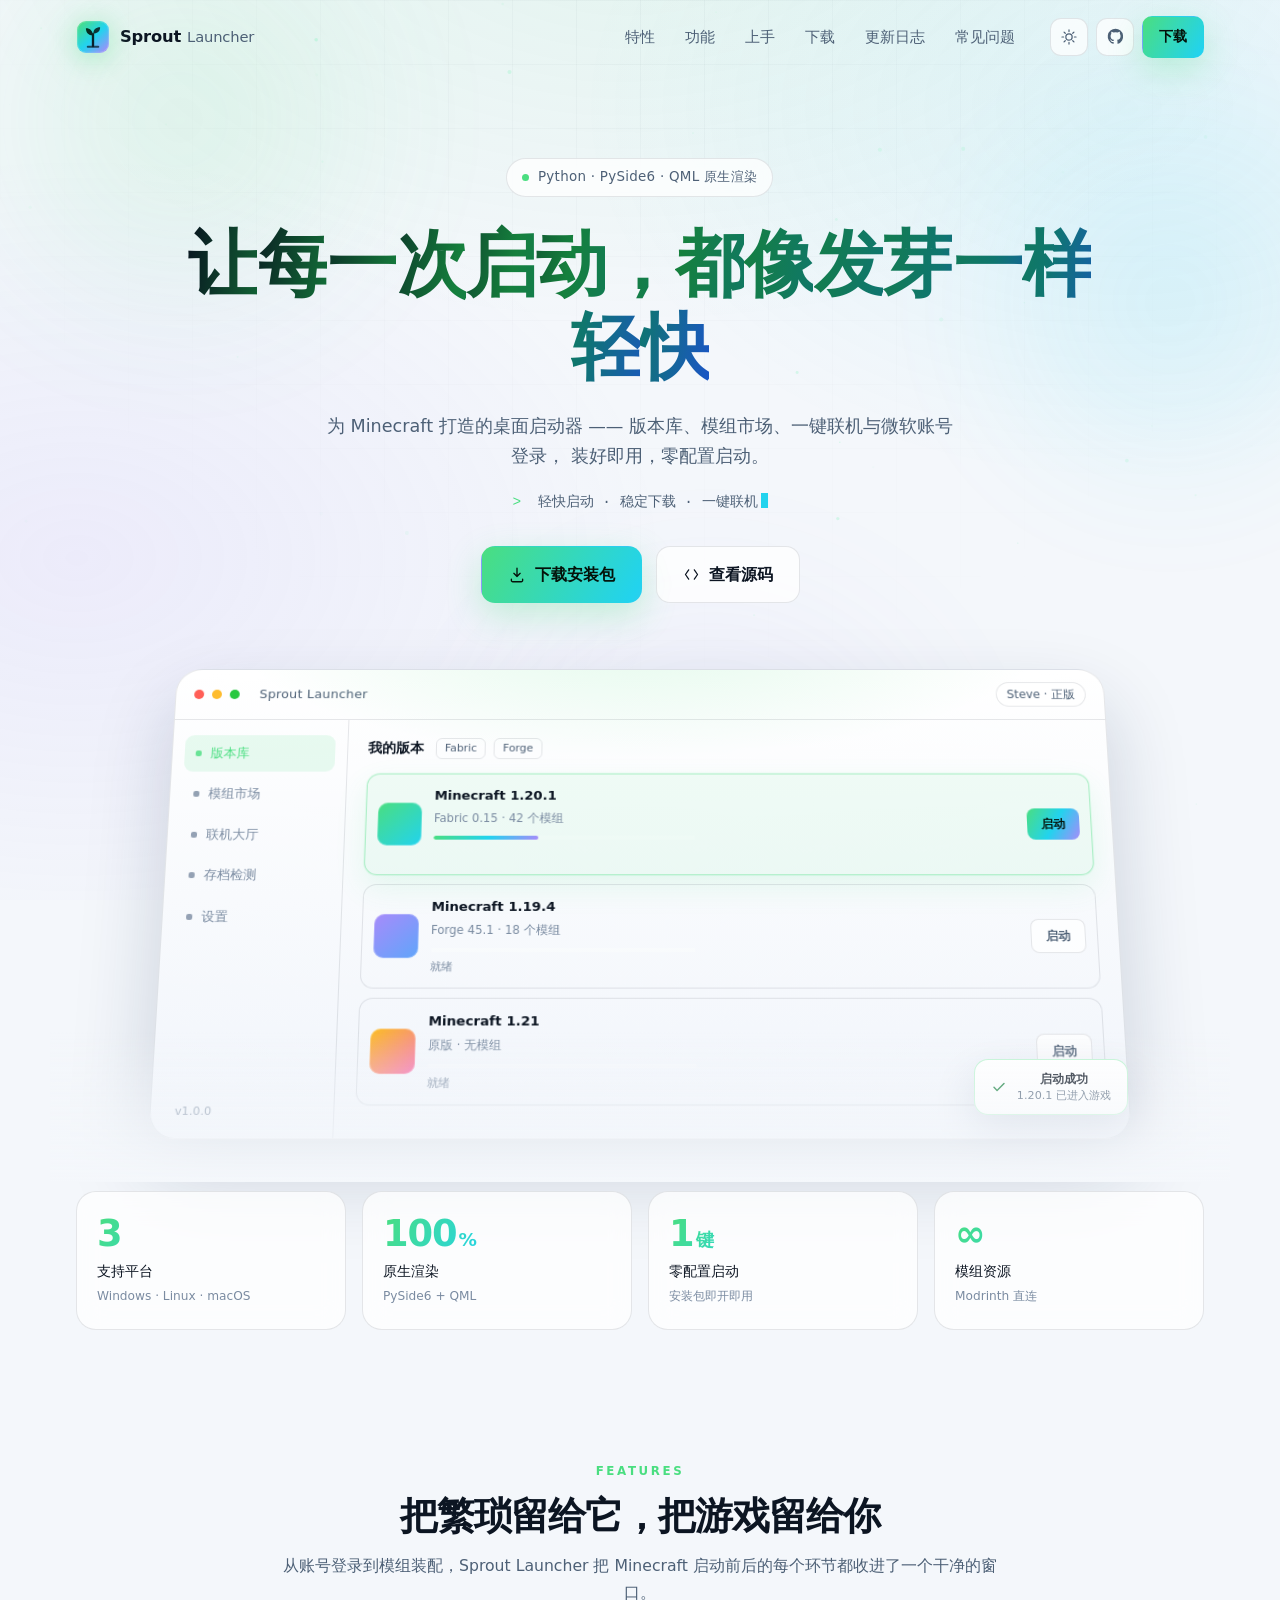
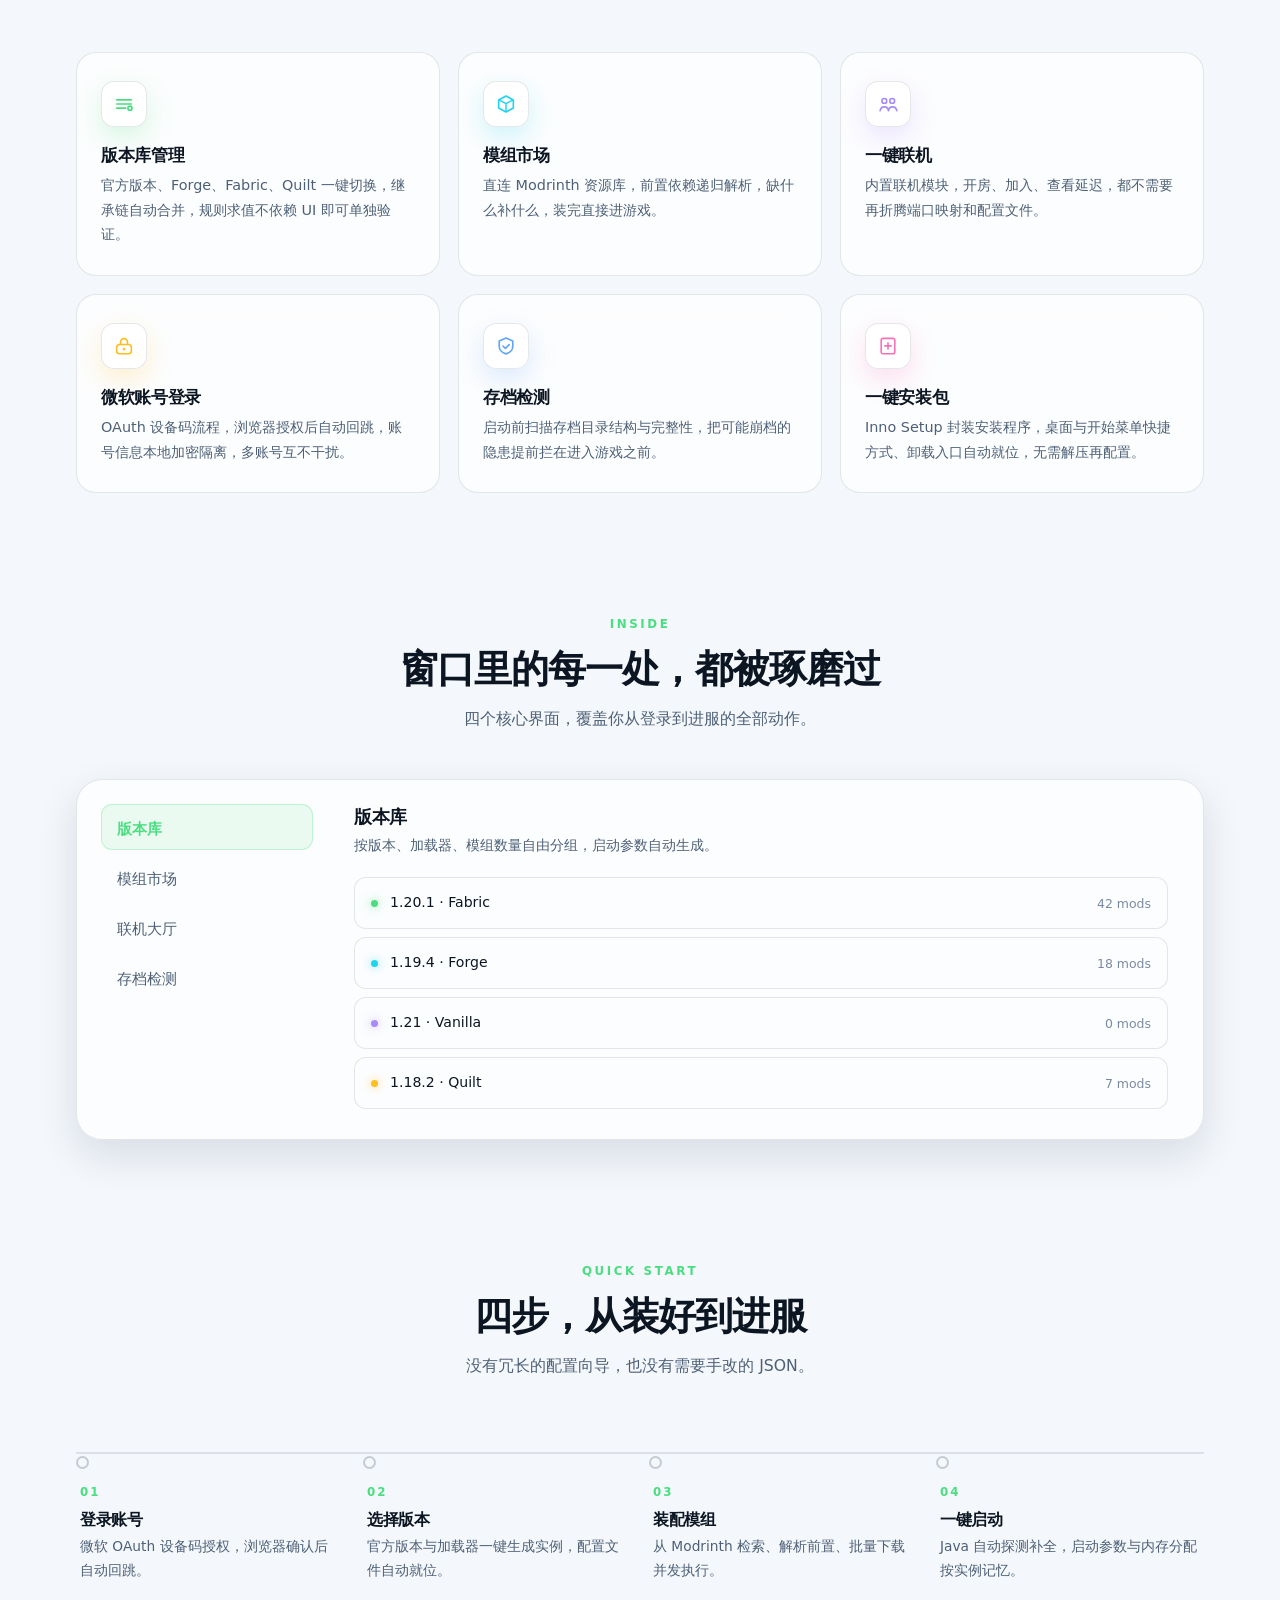
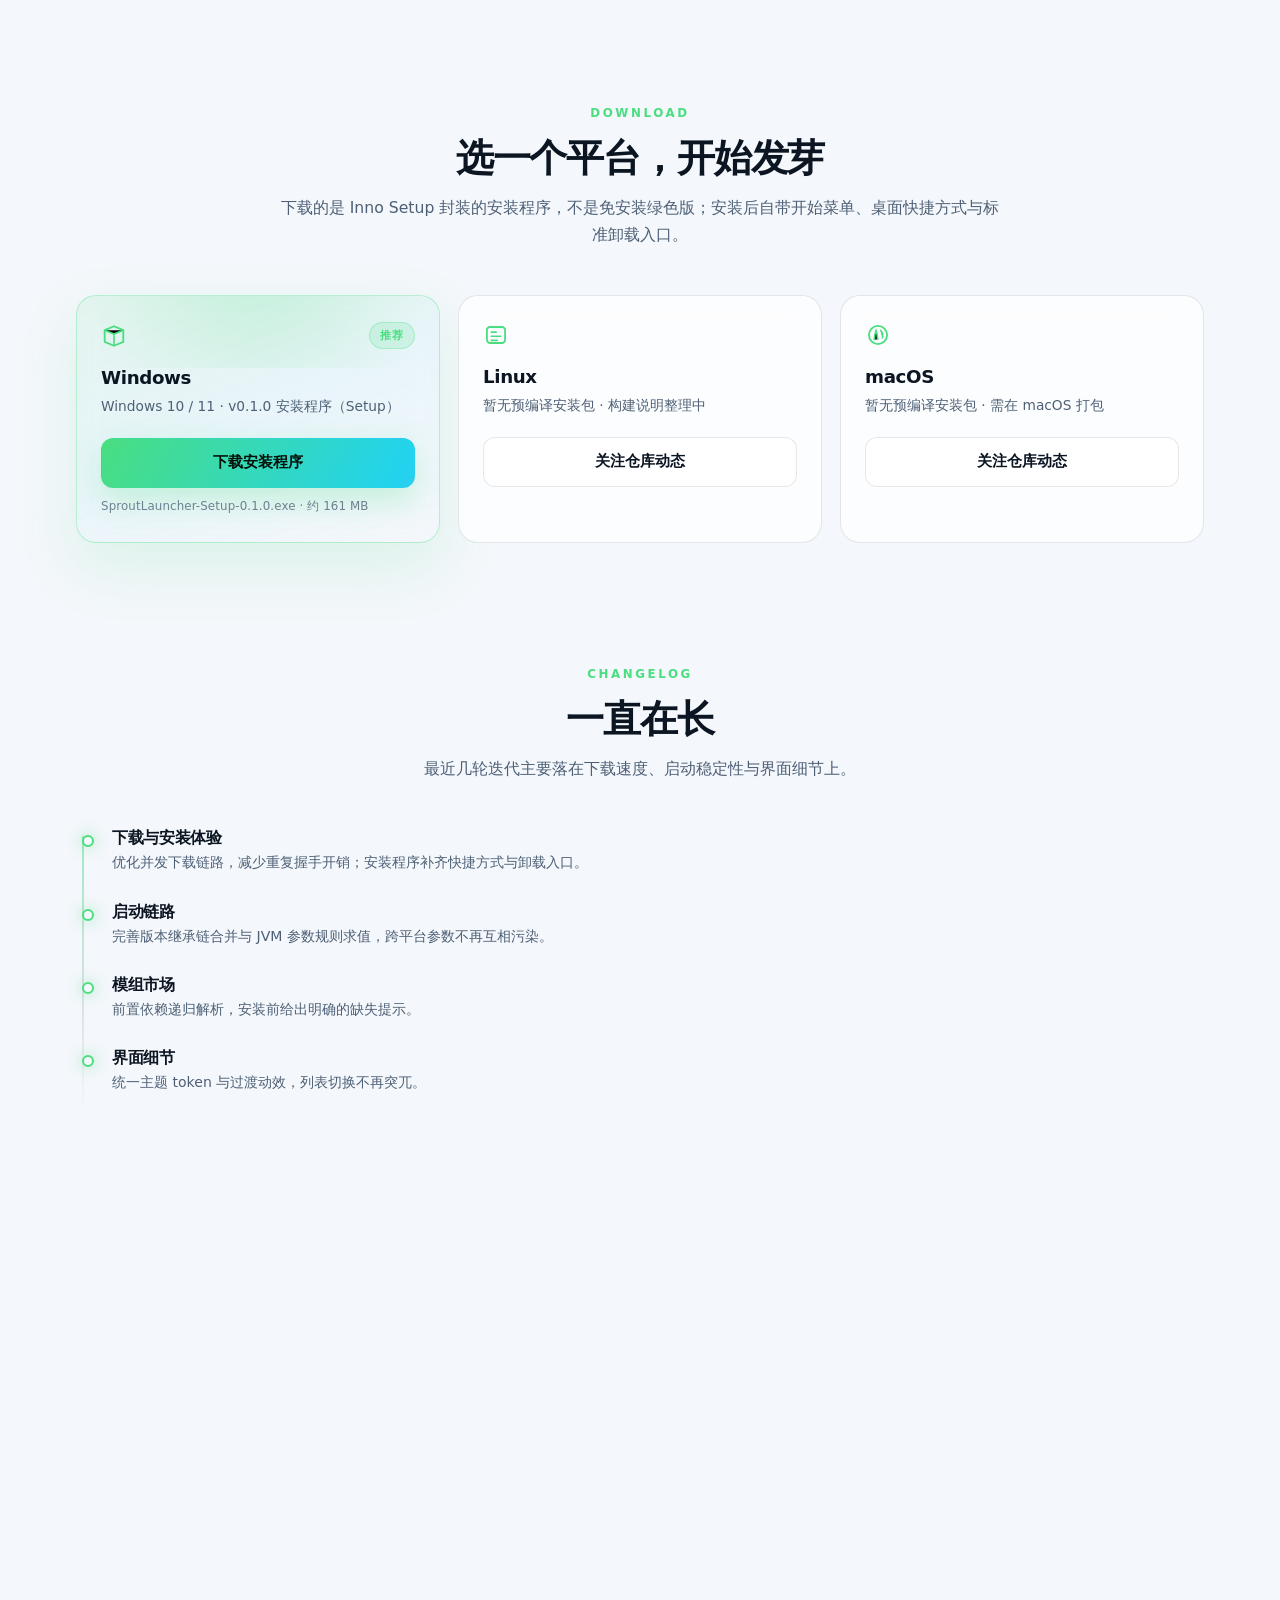
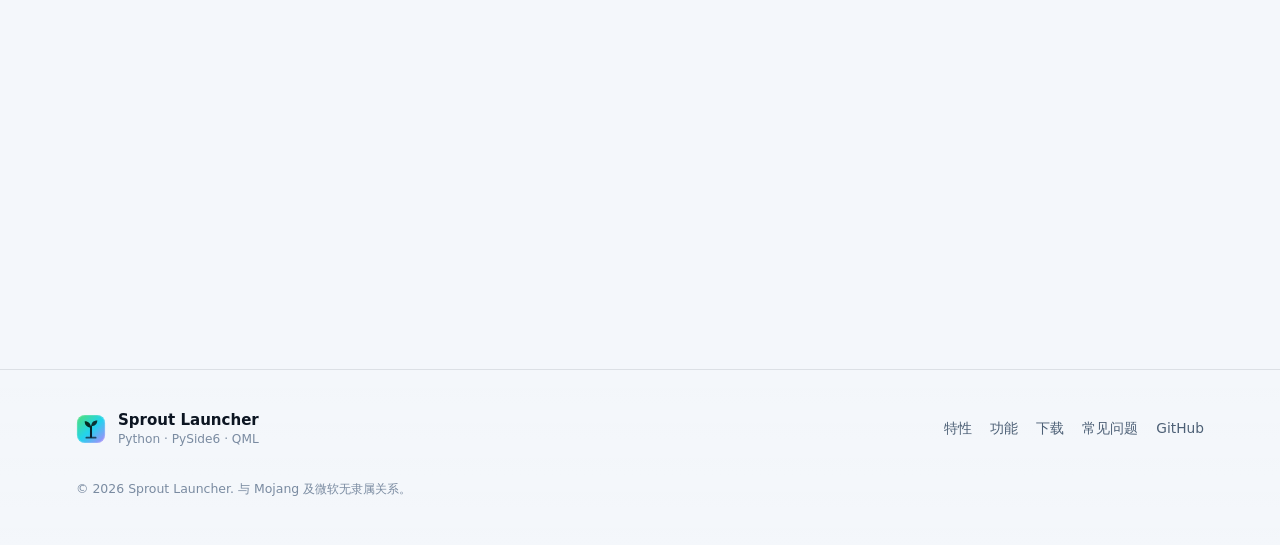
<file: index.html>
﻿<!DOCTYPE html>
<html lang="zh-CN" data-theme="dark">
<head>
<meta charset="UTF-8" />
<meta name="viewport" content="width=device-width, initial-scale=1" />
<title>Sprout Launcher · 让每一次启动都像发芽一样轻快</title>
<meta name="description" content="Sprout Launcher 是一款基于 Python + PySide6 + QML 打造的 Minecraft 启动器，内置版本库管理、Modrinth 模组市场、一键联机与微软账号登录。" />
<meta name="theme-color" content="#06080c" />
<link rel="icon" href="./assets/img/favicon.svg" type="image/svg+xml" />
<link rel="stylesheet" href="./assets/css/style.css" />
</head>
<body>

<!-- 顶部滚动进度 -->
<div class="scroll-progress" id="scrollProgress" aria-hidden="true"></div>

<!-- 跟随鼠标的柔光 -->
<div class="cursor-glow" id="cursorGlow" aria-hidden="true"></div>

<!-- 背景层 -->
<div class="bg-layer" aria-hidden="true">
  <div class="blob blob-a"></div>
  <div class="blob blob-b"></div>
  <div class="blob blob-c"></div>
  <canvas id="starfield"></canvas>
  <div class="grid-mask"></div>
</div>

<!-- 导航 -->
<header class="nav" id="nav">
  <div class="nav-inner wrap">
    <a class="brand" href="#top" aria-label="Sprout Launcher 首页">
      <img src="./assets/img/logo.svg" alt="" class="brand-logo" width="34" height="34" />
      <span class="brand-name">Sprout<span class="brand-sub">Launcher</span></span>
    </a>

    <nav class="nav-links" id="navLinks" aria-label="主导航">
      <a href="#features">特性</a>
      <a href="#showcase">功能</a>
      <a href="#flow">上手</a>
      <a href="#download">下载</a>
      <a href="#changelog">更新日志</a>
      <a href="#faq">常见问题</a>
    </nav>

    <div class="nav-actions">
      <button class="icon-btn theme-toggle" id="themeToggle" type="button" aria-label="切换深浅色主题">
        <svg class="icon-moon" viewBox="0 0 24 24" width="18" height="18" aria-hidden="true"><path d="M21 12.8A8.5 8.5 0 1 1 11.2 3a6.8 6.8 0 0 0 9.8 9.8Z" fill="none" stroke="currentColor" stroke-width="1.6" stroke-linejoin="round"/></svg>
        <svg class="icon-sun" viewBox="0 0 24 24" width="18" height="18" aria-hidden="true"><circle cx="12" cy="12" r="4.2" fill="none" stroke="currentColor" stroke-width="1.6"/><path d="M12 2.6v2.2M12 19.2v2.2M2.6 12h2.2M19.2 12h2.2M5.4 5.4l1.6 1.6M17 17l1.6 1.6M18.6 5.4 17 7M7 17l-1.6 1.6" stroke="currentColor" stroke-width="1.6" stroke-linecap="round"/></svg>
      </button>
      <a class="icon-btn" href="https://github.com/unique541/Sprout-Launcher" target="_blank" rel="noopener" aria-label="GitHub 仓库">
        <svg viewBox="0 0 24 24" width="19" height="19" aria-hidden="true"><path d="M12 2.2a9.8 9.8 0 0 0-3.1 19.1c.5.1.7-.2.7-.5v-1.9c-2.7.6-3.3-1.2-3.3-1.2-.5-1.1-1.1-1.4-1.1-1.4-.9-.6.1-.6.1-.6 1 .1 1.5 1 1.5 1 .9 1.5 2.3 1.1 2.9.8.1-.6.3-1.1.6-1.3-2.2-.2-4.5-1.1-4.5-4.9 0-1.1.4-2 1-2.7-.1-.2-.4-1.2.1-2.5 0 0 .8-.3 2.7 1a9.3 9.3 0 0 1 5 0c1.9-1.3 2.7-1 2.7-1 .5 1.3.2 2.3.1 2.5.6.7 1 1.6 1 2.7 0 3.8-2.3 4.7-4.5 4.9.3.3.6.9.6 1.8v2.7c0 .3.2.6.7.5A9.8 9.8 0 0 0 12 2.2Z" fill="currentColor"/></svg>
      </a>
      <a class="btn btn-primary btn-sm magnetic" href="#download">下载</a>
      <button class="hamburger" id="hamburger" type="button" aria-label="展开菜单" aria-expanded="false">
        <span></span><span></span><span></span>
      </button>
    </div>
  </div>
</header>

<main id="top">

  <!-- HERO -->
  <section class="hero wrap">
    <div class="hero-badge reveal">
      <span class="pulse-dot" aria-hidden="true"></span>
      Python · PySide6 · QML 原生渲染
    </div>

    <h1 class="hero-title" id="heroTitle" aria-label="让每一次启动，都像发芽一样轻快">
      <span aria-hidden="true" data-split>让每一次启动，都像发芽一样轻快</span>
    </h1>

    <p class="hero-sub reveal" data-delay="120">
      为 Minecraft 打造的桌面启动器 —— 版本库、模组市场、一键联机与微软账号登录，
      装好即用，零配置启动。
    </p>

    <p class="hero-typed reveal" data-delay="200">
      <span class="typed-prefix">&gt;</span>
      <span id="typed" class="typed-text"></span><span class="caret" aria-hidden="true"></span>
    </p>

    <div class="hero-actions reveal" data-delay="280">
      <a class="btn btn-primary btn-lg magnetic" href="#download">
        <svg viewBox="0 0 24 24" width="18" height="18" aria-hidden="true"><path d="M12 3v11m0 0 4.2-4.2M12 14l-4.2-4.2M4.5 17.5v1.7A1.8 1.8 0 0 0 6.3 21h11.4a1.8 1.8 0 0 0 1.8-1.8v-1.7" fill="none" stroke="currentColor" stroke-width="1.8" stroke-linecap="round" stroke-linejoin="round"/></svg>
        下载安装包
      </a>
      <a class="btn btn-ghost btn-lg magnetic" href="https://github.com/unique541/Sprout-Launcher" target="_blank" rel="noopener">
        <svg viewBox="0 0 24 24" width="17" height="17" aria-hidden="true"><path d="M8 5.5 3.5 12 8 18.5M16 5.5 20.5 12 16 18.5" fill="none" stroke="currentColor" stroke-width="1.8" stroke-linecap="round" stroke-linejoin="round"/></svg>
        查看源码
      </a>
    </div>

    <!-- 应用窗口示意 -->
    <div class="mock reveal" data-delay="360">
      <div class="mock-window" id="mockWindow">
        <div class="mock-titlebar">
          <span class="dot dot-r"></span><span class="dot dot-y"></span><span class="dot dot-g"></span>
          <span class="mock-appname">Sprout Launcher</span>
          <span class="mock-account">Steve · 正版</span>
        </div>
        <div class="mock-body">
          <aside class="mock-side">
            <div class="mock-side-item is-active"><i class="msi-dot"></i>版本库</div>
            <div class="mock-side-item"><i class="msi-dot"></i>模组市场</div>
            <div class="mock-side-item"><i class="msi-dot"></i>联机大厅</div>
            <div class="mock-side-item"><i class="msi-dot"></i>存档检测</div>
            <div class="mock-side-item"><i class="msi-dot"></i>设置</div>
            <div class="mock-side-foot">v1.0.0</div>
          </aside>
          <div class="mock-main">
            <div class="mock-main-head">
              <span class="mock-h">我的版本</span>
              <span class="mock-chip">Fabric</span>
              <span class="mock-chip">Forge</span>
            </div>
            <div class="mock-card is-hot">
              <div class="mock-card-thumb"></div>
              <div class="mock-card-info">
                <strong>Minecraft 1.20.1</strong>
                <span class="mock-card-meta">Fabric 0.15 · 42 个模组</span>
                <div class="mock-bar"><i></i></div>
                <span class="mock-card-status" id="mockStatus">启动中…</span>
              </div>
              <span class="mock-launch">启动</span>
            </div>
            <div class="mock-card">
              <div class="mock-card-thumb alt"></div>
              <div class="mock-card-info">
                <strong>Minecraft 1.19.4</strong>
                <span class="mock-card-meta">Forge 45.1 · 18 个模组</span>
                <div class="mock-bar quiet"><i></i></div>
                <span class="mock-card-status dim">就绪</span>
              </div>
              <span class="mock-launch ghost">启动</span>
            </div>
            <div class="mock-card">
              <div class="mock-card-thumb alt2"></div>
              <div class="mock-card-info">
                <strong>Minecraft 1.21</strong>
                <span class="mock-card-meta">原版 · 无模组</span>
                <div class="mock-bar quiet"><i></i></div>
                <span class="mock-card-status dim">就绪</span>
              </div>
              <span class="mock-launch ghost">启动</span>
            </div>
          </div>
        </div>
      </div>

      <div class="mock-toast" id="mockToast">
        <svg viewBox="0 0 24 24" width="16" height="16" aria-hidden="true"><path d="M4.5 12.5l4.6 4.6L19.5 6.8" fill="none" stroke="currentColor" stroke-width="2.2" stroke-linecap="round" stroke-linejoin="round"/></svg>
        <div><strong>启动成功</strong><span>1.20.1 已进入游戏</span></div>
      </div>
    </div>

    <div class="hero-fade" aria-hidden="true"></div>
  </section>

  <!-- 统计 -->
  <section class="stats wrap">
    <div class="stats-grid stagger">
      <div class="stat-card">
        <div class="stat-num"><span data-count="3">0</span></div>
        <div class="stat-label">支持平台<em>Windows · Linux · macOS</em></div>
      </div>
      <div class="stat-card">
        <div class="stat-num"><span data-count="100">0</span><small>%</small></div>
        <div class="stat-label">原生渲染<em>PySide6 + QML</em></div>
      </div>
      <div class="stat-card">
        <div class="stat-num"><span data-count="1">0</span><small>键</small></div>
        <div class="stat-label">零配置启动<em>安装包即开即用</em></div>
      </div>
      <div class="stat-card">
        <div class="stat-num"><span class="inf">∞</span></div>
        <div class="stat-label">模组资源<em>Modrinth 直连</em></div>
      </div>
    </div>
  </section>

  <!-- 特性 -->
  <section class="section wrap" id="features">
    <div class="section-head reveal">
      <span class="eyebrow">FEATURES</span>
      <h2 class="section-title">把繁琐留给它，把游戏留给你</h2>
      <p class="section-desc">从账号登录到模组装配，Sprout Launcher 把 Minecraft 启动前后的每个环节都收进了一个干净的窗口。</p>
    </div>

    <div class="feature-grid stagger">
      <article class="feature-card tilt">
        <div class="feat-icon icon-green">
          <svg viewBox="0 0 24 24" width="22" height="22" aria-hidden="true"><path d="M4 7.5h16M4 12h16M4 16.5h10" stroke="currentColor" stroke-width="1.8" stroke-linecap="round"/><circle cx="18.5" cy="16.5" r="2.2" fill="none" stroke="currentColor" stroke-width="1.8"/></svg>
        </div>
        <h3>版本库管理</h3>
        <p>官方版本、Forge、Fabric、Quilt 一键切换，继承链自动合并，规则求值不依赖 UI 即可单独验证。</p>
      </article>

      <article class="feature-card tilt">
        <div class="feat-icon icon-cyan">
          <svg viewBox="0 0 24 24" width="22" height="22" aria-hidden="true"><path d="M12 3.2 20 7.6v8.8L12 20.8 4 16.4V7.6L12 3.2Z" fill="none" stroke="currentColor" stroke-width="1.8" stroke-linejoin="round"/><path d="M12 11.6v9.2M12 11.6 4.4 7.4M12 11.6l7.6-4.2" stroke="currentColor" stroke-width="1.6"/></svg>
        </div>
        <h3>模组市场</h3>
        <p>直连 Modrinth 资源库，前置依赖递归解析，缺什么补什么，装完直接进游戏。</p>
      </article>

      <article class="feature-card tilt">
        <div class="feat-icon icon-violet">
          <svg viewBox="0 0 24 24" width="22" height="22" aria-hidden="true"><circle cx="8" cy="8.6" r="2.6" fill="none" stroke="currentColor" stroke-width="1.8"/><circle cx="16.6" cy="8.6" r="2.6" fill="none" stroke="currentColor" stroke-width="1.8"/><path d="M3.4 19.2c.6-2.6 2.4-4 4.6-4s4 1.4 4.6 4M12.4 19.2c.6-2.6 2.4-4 4.6-4s4 1.4 4.6 4" fill="none" stroke="currentColor" stroke-width="1.8" stroke-linecap="round"/></svg>
        </div>
        <h3>一键联机</h3>
        <p>内置联机模块，开房、加入、查看延迟，都不需要再折腾端口映射和配置文件。</p>
      </article>

      <article class="feature-card tilt">
        <div class="feat-icon icon-amber">
          <svg viewBox="0 0 24 24" width="22" height="22" aria-hidden="true"><rect x="4" y="10.4" width="16" height="10" rx="3" fill="none" stroke="currentColor" stroke-width="1.8"/><path d="M8.2 10.4V7.8a3.8 3.8 0 0 1 7.6 0v2.6" fill="none" stroke="currentColor" stroke-width="1.8" stroke-linecap="round"/><circle cx="12" cy="15.4" r="1.5" fill="currentColor"/></svg>
        </div>
        <h3>微软账号登录</h3>
        <p>OAuth 设备码流程，浏览器授权后自动回跳，账号信息本地加密隔离，多账号互不干扰。</p>
      </article>

      <article class="feature-card tilt">
        <div class="feat-icon icon-blue">
          <svg viewBox="0 0 24 24" width="22" height="22" aria-hidden="true"><path d="M12 3.4 4.6 6.6v5.6c0 4.3 3.1 7 7.4 8.4 4.3-1.4 7.4-4.1 7.4-8.4V6.6L12 3.4Z" fill="none" stroke="currentColor" stroke-width="1.8" stroke-linejoin="round"/><path d="M8.8 12.1 11.4 14.7l4-4.2" fill="none" stroke="currentColor" stroke-width="1.8" stroke-linecap="round" stroke-linejoin="round"/></svg>
        </div>
        <h3>存档检测</h3>
        <p>启动前扫描存档目录结构与完整性，把可能崩档的隐患提前拦在进入游戏之前。</p>
      </article>

      <article class="feature-card tilt">
        <div class="feat-icon icon-pink">
          <svg viewBox="0 0 24 24" width="22" height="22" aria-hidden="true"><path d="M6.5 3.6h11A1.9 1.9 0 0 1 19.4 5.5v13a1.9 1.9 0 0 1-1.9 1.9h-11A1.9 1.9 0 0 1 4.6 18.5v-13A1.9 1.9 0 0 1 6.5 3.6Z" fill="none" stroke="currentColor" stroke-width="1.8"/><path d="M12 8.4v7M8.5 11.9h7" stroke="currentColor" stroke-width="1.8" stroke-linecap="round"/></svg>
        </div>
        <h3>一键安装包</h3>
        <p>Inno Setup 封装安装程序，桌面与开始菜单快捷方式、卸载入口自动就位，无需解压再配置。</p>
      </article>
    </div>
  </section>

  <!-- 功能展示 -->
  <section class="section wrap" id="showcase">
    <div class="section-head reveal">
      <span class="eyebrow">INSIDE</span>
      <h2 class="section-title">窗口里的每一处，都被琢磨过</h2>
      <p class="section-desc">四个核心界面，覆盖你从登录到进服的全部动作。</p>
    </div>

    <div class="showcase reveal">
      <div class="showcase-tabs" role="tablist" aria-label="功能切换">
        <span class="tab-indicator" id="tabIndicator" aria-hidden="true"></span>
        <button class="tab-btn is-active" role="tab" aria-selected="true" data-tab="0">版本库</button>
        <button class="tab-btn" role="tab" aria-selected="false" data-tab="1">模组市场</button>
        <button class="tab-btn" role="tab" aria-selected="false" data-tab="2">联机大厅</button>
        <button class="tab-btn" role="tab" aria-selected="false" data-tab="3">存档检测</button>
      </div>

      <div class="showcase-stage">
        <div class="tab-panel is-active" data-panel="0">
          <div class="panel-head"><h3>版本库</h3><p>按版本、加载器、模组数量自由分组，启动参数自动生成。</p></div>
          <div class="panel-visual">
            <div class="pv-row"><i class="pv-dot green"></i><span>1.20.1 · Fabric</span><em>42 mods</em></div>
            <div class="pv-row"><i class="pv-dot cyan"></i><span>1.19.4 · Forge</span><em>18 mods</em></div>
            <div class="pv-row"><i class="pv-dot violet"></i><span>1.21 · Vanilla</span><em>0 mods</em></div>
            <div class="pv-row"><i class="pv-dot amber"></i><span>1.18.2 · Quilt</span><em>7 mods</em></div>
          </div>
        </div>

        <div class="tab-panel" data-panel="1">
          <div class="panel-head"><h3>模组市场</h3><p>搜索、筛选、前置检查与安装合并为一步。</p></div>
          <div class="panel-visual pv-grid">
            <div class="pv-tile"><i></i><span>Sodium</span><em>优化</em></div>
            <div class="pv-tile"><i></i><span>Iris</span><em>光影</em></div>
            <div class="pv-tile"><i></i><span>JEI</span><em>查询</em></div>
            <div class="pv-tile"><i></i><span>Fabric API</span><em>前置</em></div>
            <div class="pv-tile"><i></i><span>Lithium</span><em>优化</em></div>
            <div class="pv-tile"><i></i><span>Create</span><em>科技</em></div>
          </div>
        </div>

        <div class="tab-panel" data-panel="2">
          <div class="panel-head"><h3>联机大厅</h3><p>开一个房间，把邀请丢给朋友，就这么简单。</p></div>
          <div class="panel-visual">
            <div class="pv-row"><i class="pv-dot green"></i><span>Steve 的房间 · 1.20.1</span><em>12ms</em></div>
            <div class="pv-row"><i class="pv-dot cyan"></i><span>Alex 的世界 · 原版</span><em>38ms</em></div>
            <div class="pv-row"><i class="pv-dot violet"></i><span>末地远征队 · Fabric</span><em>56ms</em></div>
          </div>
        </div>

        <div class="tab-panel" data-panel="3">
          <div class="panel-head"><h3>存档检测</h3><p>结构、版本、依赖三重校验，崩档风险提前暴露。</p></div>
          <div class="panel-visual">
            <div class="pv-row"><i class="pv-dot green"></i><span>新世界（1.20.1）</span><em>正常</em></div>
            <div class="pv-row"><i class="pv-dot amber"></i><span>生存存档 · 大世界</span><em>建议备份</em></div>
            <div class="pv-row"><i class="pv-dot green"></i><span>创造试验场</span><em>正常</em></div>
          </div>
        </div>
      </div>
    </div>
  </section>

  <!-- 上手流程 -->
  <section class="section wrap" id="flow">
    <div class="section-head reveal">
      <span class="eyebrow">QUICK START</span>
      <h2 class="section-title">四步，从装好到进服</h2>
      <p class="section-desc">没有冗长的配置向导，也没有需要手改的 JSON。</p>
    </div>

    <div class="flow">
      <div class="flow-line" aria-hidden="true"><span id="flowFill"></span></div>
      <div class="flow-steps stagger">
        <div class="flow-step"><span class="step-no">01</span><h3>登录账号</h3><p>微软 OAuth 设备码授权，浏览器确认后自动回跳。</p></div>
        <div class="flow-step"><span class="step-no">02</span><h3>选择版本</h3><p>官方版本与加载器一键生成实例，配置文件自动就位。</p></div>
        <div class="flow-step"><span class="step-no">03</span><h3>装配模组</h3><p>从 Modrinth 检索、解析前置、批量下载并发执行。</p></div>
        <div class="flow-step"><span class="step-no">04</span><h3>一键启动</h3><p>Java 自动探测补全，启动参数与内存分配按实例记忆。</p></div>
      </div>
    </div>
  </section>

  <!-- 下载 -->
  <section class="section wrap" id="download">
    <div class="section-head reveal">
      <span class="eyebrow">DOWNLOAD</span>
      <h2 class="section-title">选一个平台，开始发芽</h2>
      <p class="section-desc">下载的是 Inno Setup 封装的安装程序，不是免安装绿色版；安装后自带开始菜单、桌面快捷方式与标准卸载入口。</p>
    </div>

    <div class="download-grid stagger">
      <article class="dl-card is-primary">
        <div class="dl-top">
          <svg viewBox="0 0 24 24" width="26" height="26" aria-hidden="true"><path d="M3.4 6.6 12 3l8.6 3.6v10.8L12 21 3.4 17.4V6.6Z" fill="none" stroke="currentColor" stroke-width="1.7" stroke-linejoin="round"/><path d="M3.4 6.6 12 10.2l8.6-3.6M12 10.2V21" stroke="currentColor" stroke-width="1.5"/></svg>
          <span class="dl-tag">推荐</span>
        </div>
        <h3>Windows</h3>
        <p>Windows 10 / 11 · v0.1.0 安装程序（Setup）</p>
        <a class="btn btn-primary btn-block shimmer" href="https://github.com/unique541/Sprout-Launcher/releases/latest/download/SproutLauncher-Setup-0.1.0.exe">下载安装程序</a>
        <p class="dl-meta">SproutLauncher-Setup-0.1.0.exe · 约 161 MB</p>
      </article>

      <article class="dl-card">
        <div class="dl-top">
          <svg viewBox="0 0 24 24" width="26" height="26" aria-hidden="true"><rect x="3.6" y="4.6" width="16.8" height="14.8" rx="3" fill="none" stroke="currentColor" stroke-width="1.7"/><path d="M7.6 9.4h4.6M7.6 13.2h8.8M7.6 17h5.6" stroke="currentColor" stroke-width="1.5" stroke-linecap="round"/></svg>
        </div>
        <h3>Linux</h3>
        <p>暂无预编译安装包 · 构建说明整理中</p>
        <a class="btn btn-ghost btn-block shimmer" href="https://github.com/unique541/Sprout-Launcher" target="_blank" rel="noopener">关注仓库动态</a>
      </article>

      <article class="dl-card">
        <div class="dl-top">
          <svg viewBox="0 0 24 24" width="26" height="26" aria-hidden="true"><circle cx="12" cy="12" r="8.4" fill="none" stroke="currentColor" stroke-width="1.7"/><path d="M8.6 16.2c0-4 1.6-8.4 1.6-8.4s1.5 4.4 1.5 8.4M14.6 7.8c1.6 2.2 2 4.4 1.6 6.8" stroke="currentColor" stroke-width="1.5" stroke-linecap="round"/></svg>
        </div>
        <h3>macOS</h3>
        <p>暂无预编译安装包 · 需在 macOS 打包</p>
        <a class="btn btn-ghost btn-block shimmer" href="https://github.com/unique541/Sprout-Launcher" target="_blank" rel="noopener">关注仓库动态</a>
      </article>
    </div>
  </section>

  <!-- 更新日志 -->
  <section class="section wrap" id="changelog">
    <div class="section-head reveal">
      <span class="eyebrow">CHANGELOG</span>
      <h2 class="section-title">一直在长</h2>
      <p class="section-desc">最近几轮迭代主要落在下载速度、启动稳定性与界面细节上。</p>
    </div>

    <ol class="log-list stagger">
      <li class="log-item">
        <span class="log-dot"></span>
        <div><h3>下载与安装体验</h3><p>优化并发下载链路，减少重复握手开销；安装程序补齐快捷方式与卸载入口。</p></div>
      </li>
      <li class="log-item">
        <span class="log-dot"></span>
        <div><h3>启动链路</h3><p>完善版本继承链合并与 JVM 参数规则求值，跨平台参数不再互相污染。</p></div>
      </li>
      <li class="log-item">
        <span class="log-dot"></span>
        <div><h3>模组市场</h3><p>前置依赖递归解析，安装前给出明确的缺失提示。</p></div>
      </li>
      <li class="log-item">
        <span class="log-dot"></span>
        <div><h3>界面细节</h3><p>统一主题 token 与过渡动效，列表切换不再突兀。</p></div>
      </li>
    </ol>
  </section>

  <!-- FAQ -->
  <section class="section wrap" id="faq">
    <div class="section-head reveal">
      <span class="eyebrow">FAQ</span>
      <h2 class="section-title">你大概会问的几件事</h2>
    </div>

    <div class="faq-list reveal">
      <div class="faq-item">
        <button class="faq-q" type="button" aria-expanded="false">Sprout Launcher 是免费的吗？<span class="faq-arrow" aria-hidden="true"></span></button>
        <div class="faq-a"><div class="faq-a-inner"><p>免费。启动器本身免费使用，游戏账号需要你自己的正版账号。</p></div></div>
      </div>
      <div class="faq-item">
        <button class="faq-q" type="button" aria-expanded="false">支持微软正版账号登录吗？<span class="faq-arrow" aria-hidden="true"></span></button>
        <div class="faq-a"><div class="faq-a-inner"><p>支持。采用微软 OAuth 设备码流程，在浏览器完成授权后自动回跳到启动器，账号令牌保存在本地。</p></div></div>
      </div>
      <div class="faq-item">
        <button class="faq-q" type="button" aria-expanded="false">模组从哪里下载？<span class="faq-arrow" aria-hidden="true"></span></button>
        <div class="faq-a"><div class="faq-a-inner"><p>来自 Modrinth。安装前会检查前置依赖，缺失的组件会一并提示并下载。</p></div></div>
      </div>
      <div class="faq-item">
        <button class="faq-q" type="button" aria-expanded="false">下载的是安装程序还是免安装版？<span class="faq-arrow" aria-hidden="true"></span></button>
        <div class="faq-a"><div class="faq-a-inner"><p>下载的是安装程序（Setup）。双击后会引导选择安装位置，自动创建开始菜单与桌面快捷方式，并在系统里注册标准卸载入口，可在「设置 → 应用」中卸载。不提供免安装绿色版。</p></div></div>
      </div>
      <div class="faq-item">
        <button class="faq-q" type="button" aria-expanded="false">安装需要管理员权限吗？<span class="faq-arrow" aria-hidden="true"></span></button>
        <div class="faq-a"><div class="faq-a-inner"><p>默认不需要。安装程序以当前用户权限运行、装到用户目录，不触发 UAC；只有在安装界面里手动选择「为所有用户安装」时才会请求管理员权限。</p></div></div>
      </div>
      <div class="faq-item">
        <button class="faq-q" type="button" aria-expanded="false">怎么更新启动器？<span class="faq-arrow" aria-hidden="true"></span></button>
        <div class="faq-a"><div class="faq-a-inner"><p>覆盖安装新版本安装包即可，实例、存档与账号数据都在用户目录下，不会被覆盖。</p></div></div>
      </div>
      <div class="faq-item">
        <button class="faq-q" type="button" aria-expanded="false">需要自己装 Java 吗？<span class="faq-arrow" aria-hidden="true"></span></button>
        <div class="faq-a"><div class="faq-a-inner"><p>不强制。启动器会探测本机 Java，缺失时按版本需求提示补全。</p></div></div>
      </div>
    </div>
  </section>

</main>

<footer class="footer">
  <div class="wrap footer-inner">
    <div class="footer-brand">
      <img src="./assets/img/logo.svg" alt="" width="30" height="30" />
      <div>
        <strong>Sprout Launcher</strong>
        <span>Python · PySide6 · QML</span>
      </div>
    </div>
    <nav class="footer-links" aria-label="页脚导航">
      <a href="#features">特性</a>
      <a href="#showcase">功能</a>
      <a href="#download">下载</a>
      <a href="#faq">常见问题</a>
      <a href="https://github.com/unique541/Sprout-Launcher" target="_blank" rel="noopener">GitHub</a>
    </nav>
    <p class="footer-copy">© 2026 Sprout Launcher. 与 Mojang 及微软无隶属关系。</p>
  </div>
</footer>

<button class="to-top" id="toTop" type="button" aria-label="回到顶部">
  <svg viewBox="0 0 24 24" width="18" height="18" aria-hidden="true"><path d="M12 19V6m0 0-5.4 5.4M12 6l5.4 5.4" fill="none" stroke="currentColor" stroke-width="2" stroke-linecap="round" stroke-linejoin="round"/></svg>
</button>

<script src="./assets/js/main.js" defer></script>
</body>
</html>
</file>
<file: assets/css/style.css>
/* ============================================================
   Sprout Launcher · Site Styles
   纯静态、零外部依赖、可 GitHub Pages 直接托管
   ============================================================ */

:root {
  --bg: #06080c;
  --bg-soft: #0a0e15;
  --surface: rgba(255, 255, 255, .045);
  --surface-2: rgba(255, 255, 255, .07);
  --surface-solid: #0d121a;
  --border: rgba(255, 255, 255, .09);
  --border-strong: rgba(255, 255, 255, .18);
  --text: #e9eff8;
  --text-dim: #97a5ba;
  --text-mute: #64748b;

  --brand-1: #4ade80;
  --brand-2: #22d3ee;
  --brand-3: #a78bfa;
  --brand-amber: #fbbf24;
  --brand-pink: #f472b6;
  --brand-blue: #60a5fa;

  --title-grad: linear-gradient(100deg, #f2fff8 0%, #9df3c0 26%, #4ade80 42%, #22d3ee 60%, #a78bfa 82%, #f2fff8 100%);
  --brand-grad: linear-gradient(120deg, #4ade80 0%, #22d3ee 52%, #a78bfa 100%);

  --shadow-lg: 0 30px 80px rgba(0, 0, 0, .55);
  --shadow-md: 0 18px 44px rgba(0, 0, 0, .38);
  --radius-xl: 26px;
  --radius-lg: 20px;
  --radius-md: 14px;

  --ease: cubic-bezier(.16, 1, .3, 1);
  --ease-soft: cubic-bezier(.4, 0, .2, 1);

  --wrap: 1180px;
  --nav-h: 74px;
}

html[data-theme="light"] {
  --bg: #f4f7fb;
  --bg-soft: #ffffff;
  --surface: rgba(255, 255, 255, .74);
  --surface-2: rgba(255, 255, 255, .92);
  --surface-solid: #ffffff;
  --border: rgba(12, 26, 46, .10);
  --border-strong: rgba(12, 26, 46, .20);
  --text: #0c1522;
  --text-dim: #4d6076;
  --text-mute: #7a8ba1;
  --title-grad: linear-gradient(100deg, #08131f 0%, #15803d 26%, #0f766e 48%, #1d4ed8 70%, #6d28d9 88%, #08131f 100%);
  --shadow-lg: 0 30px 70px rgba(18, 40, 78, .16);
  --shadow-md: 0 16px 40px rgba(18, 40, 78, .12);
}

/* ---------- Reset ---------- */
*, *::before, *::after { box-sizing: border-box; }

html { scroll-behavior: smooth; -webkit-text-size-adjust: 100%; }

body {
  margin: 0;
  min-height: 100%;
  background: var(--bg);
  color: var(--text);
  font-family: "Segoe UI", system-ui, -apple-system, "PingFang SC", "Hiragino Sans GB", "Microsoft YaHei", sans-serif;
  font-size: 16px;
  line-height: 1.7;
  overflow-x: hidden;
  transition: background .5s var(--ease-soft), color .5s var(--ease-soft);
}

h1, h2, h3 { margin: 0; line-height: 1.2; letter-spacing: -.02em; font-weight: 700; }
p { margin: 0; }
a { color: inherit; text-decoration: none; }
img { display: block; max-width: 100%; }
button { font: inherit; color: inherit; background: none; border: 0; cursor: pointer; }

::selection { background: rgba(74, 222, 128, .28); color: var(--text); }

.wrap { width: 100%; max-width: var(--wrap); margin: 0 auto; padding: 0 26px; }

/* ---------- 滚动进度 ---------- */
.scroll-progress {
  position: fixed; inset: 0 auto auto 0;
  height: 2px; width: 0;
  background: var(--brand-grad);
  box-shadow: 0 0 14px rgba(74, 222, 128, .8);
  z-index: 120;
  transition: width .08s linear;
}

/* ---------- 鼠标柔光 ---------- */
.cursor-glow {
  position: fixed; top: 0; left: 0;
  width: 460px; height: 460px;
  margin: -230px 0 0 -230px;
  border-radius: 50%;
  pointer-events: none;
  z-index: 1;
  background: radial-gradient(circle, rgba(74, 222, 128, .10), rgba(34, 211, 238, .06) 42%, transparent 68%);
  opacity: 0;
  transition: opacity .5s var(--ease-soft);
  will-change: transform;
}
html[data-theme="light"] .cursor-glow { background: radial-gradient(circle, rgba(21, 128, 61, .10), rgba(29, 78, 216, .06) 42%, transparent 68%); }

/* ---------- 背景层 ---------- */
.bg-layer {
  position: fixed; inset: 0;
  z-index: 0;
  overflow: hidden;
  pointer-events: none;
  background:
    radial-gradient(1000px 620px at 50% -12%, rgba(74, 222, 128, .10), transparent 70%),
    radial-gradient(760px 520px at 88% 12%, rgba(34, 211, 238, .09), transparent 72%),
    radial-gradient(820px 560px at 6% 62%, rgba(167, 139, 250, .10), transparent 72%);
}
#starfield { position: absolute; inset: 0; width: 100%; height: 100%; opacity: .75; }

.blob {
  position: absolute;
  border-radius: 50%;
  filter: blur(70px);
  opacity: .5;
  will-change: transform;
}
.blob-a {
  width: 520px; height: 520px; top: -140px; left: -80px;
  background: radial-gradient(circle, rgba(74, 222, 128, .5), transparent 68%);
  animation: blobDrift 26s ease-in-out infinite;
}
.blob-b {
  width: 460px; height: 460px; top: 8%; right: -120px;
  background: radial-gradient(circle, rgba(34, 211, 238, .45), transparent 68%);
  animation: blobDrift 32s ease-in-out infinite reverse;
}
.blob-c {
  width: 600px; height: 600px; bottom: -220px; left: 32%;
  background: radial-gradient(circle, rgba(167, 139, 250, .38), transparent 70%);
  animation: blobDrift 38s ease-in-out infinite;
}
html[data-theme="light"] .blob { opacity: .3; }

.grid-mask {
  position: absolute; inset: 0;
  background-image:
    linear-gradient(to right, rgba(255, 255, 255, .045) 1px, transparent 1px),
    linear-gradient(to bottom, rgba(255, 255, 255, .045) 1px, transparent 1px);
  background-size: 64px 64px;
  mask-image: radial-gradient(circle at 50% 0%, #000 0%, transparent 68%);
  -webkit-mask-image: radial-gradient(circle at 50% 0%, #000 0%, transparent 68%);
  opacity: .55;
}
html[data-theme="light"] .grid-mask {
  background-image:
    linear-gradient(to right, rgba(12, 26, 46, .055) 1px, transparent 1px),
    linear-gradient(to bottom, rgba(12, 26, 46, .055) 1px, transparent 1px);
}

@keyframes blobDrift {
  0%   { transform: translate3d(0, 0, 0) scale(1); }
  33%  { transform: translate3d(60px, 44px, 0) scale(1.12); }
  66%  { transform: translate3d(-46px, 28px, 0) scale(.94); }
  100% { transform: translate3d(0, 0, 0) scale(1); }
}

/* ---------- 导航 ---------- */
.nav {
  position: fixed; top: 0; left: 0; right: 0;
  z-index: 100;
  transition: background .45s var(--ease-soft), box-shadow .45s var(--ease-soft), backdrop-filter .45s var(--ease-soft), border-color .45s var(--ease-soft);
  border-bottom: 1px solid transparent;
}
.nav::before {
  content: ""; position: absolute; inset: 0;
  backdrop-filter: blur(16px);
  -webkit-backdrop-filter: blur(16px);
  opacity: 0;
  transition: opacity .45s var(--ease-soft);
}
.nav.is-scrolled::before { opacity: 1; }
.nav.is-scrolled {
  border-bottom-color: var(--border);
  box-shadow: 0 10px 40px rgba(0, 0, 0, .28);
}

.nav-inner {
  position: relative;
  height: var(--nav-h);
  display: flex; align-items: center; gap: 22px;
  transition: height .4s var(--ease);
}
.nav.is-scrolled .nav-inner { height: 62px; }

.brand { display: flex; align-items: center; gap: 10px; flex: 0 0 auto; }
.brand-logo {
  width: 34px; height: 34px;
  transition: transform .6s var(--ease);
  filter: drop-shadow(0 4px 14px rgba(74, 222, 128, .45));
}
.brand:hover .brand-logo { transform: rotate(-12deg) scale(1.08); }
.brand-name { font-weight: 700; letter-spacing: -.01em; font-size: 1.02rem; }
.brand-sub { margin-left: 6px; font-weight: 500; color: var(--text-dim); font-size: .92rem; }

.nav-links {
  display: flex; align-items: center; gap: 4px;
  margin-left: auto;
}
.nav-links a {
  position: relative;
  padding: 8px 13px;
  border-radius: 10px;
  font-size: .92rem;
  color: var(--text-dim);
  transition: color .3s var(--ease-soft), background .3s var(--ease-soft);
}
.nav-links a::after {
  content: ""; position: absolute;
  left: 13px; right: 13px; bottom: 3px;
  height: 1.5px;
  background: var(--brand-grad);
  transform: scaleX(0);
  transform-origin: left;
  transition: transform .38s var(--ease);
}
.nav-links a:hover { color: var(--text); background: var(--surface); }
.nav-links a:hover::after { transform: scaleX(1); }

.nav-actions { display: flex; align-items: center; gap: 8px; }

.icon-btn {
  display: inline-flex; align-items: center; justify-content: center;
  width: 38px; height: 38px;
  border-radius: 11px;
  border: 1px solid var(--border);
  background: var(--surface);
  color: var(--text-dim);
  transition: color .3s var(--ease-soft), border-color .3s var(--ease-soft), transform .3s var(--ease), background .3s var(--ease-soft);
}
.icon-btn:hover { color: var(--text); border-color: var(--border-strong); transform: translateY(-2px); }
.icon-btn:active { transform: translateY(0) scale(.96); }

.theme-toggle .icon-sun { display: none; }
html[data-theme="light"] .theme-toggle .icon-sun { display: block; }
html[data-theme="light"] .theme-toggle .icon-moon { display: none; }

.hamburger {
  display: none;
  width: 40px; height: 38px;
  border-radius: 11px;
  border: 1px solid var(--border);
  background: var(--surface);
  padding: 0 9px;
}
.hamburger span {
  display: block; height: 1.8px; border-radius: 2px;
  background: var(--text);
  margin: 4.2px 0;
  transition: transform .4s var(--ease), opacity .3s var(--ease-soft);
}
.hamburger.is-open span:nth-child(1) { transform: translateY(6px) rotate(45deg); }
.hamburger.is-open span:nth-child(2) { opacity: 0; transform: scaleX(.4); }
.hamburger.is-open span:nth-child(3) { transform: translateY(-6px) rotate(-45deg); }

/* ---------- 按钮 ---------- */
.btn {
  position: relative;
  display: inline-flex; align-items: center; justify-content: center; gap: 9px;
  padding: 11px 20px;
  border-radius: 12px;
  font-weight: 600; font-size: .95rem;
  border: 1px solid transparent;
  overflow: hidden;
  transition: transform .35s var(--ease), box-shadow .35s var(--ease), background .35s var(--ease-soft), border-color .35s var(--ease-soft), color .3s var(--ease-soft);
  will-change: transform;
}
.btn-sm { padding: 8px 16px; font-size: .88rem; border-radius: 10px; }
.btn-lg { padding: 14px 26px; font-size: 1rem; border-radius: 14px; }
.btn-block { width: 100%; }

.btn-primary {
  background: var(--brand-grad);
  background-size: 180% 180%;
  color: #04120a;
  box-shadow: 0 12px 34px rgba(74, 222, 128, .28);
  animation: gradPan 9s ease infinite;
}
.btn-primary:hover {
  box-shadow: 0 18px 46px rgba(34, 211, 238, .38);
  transform: translateY(-2px);
}
.btn-ghost {
  border-color: var(--border);
  background: var(--surface);
  color: var(--text);
  backdrop-filter: blur(10px);
  -webkit-backdrop-filter: blur(10px);
}
.btn-ghost:hover { border-color: var(--border-strong); background: var(--surface-2); transform: translateY(-2px); }
.btn:active { transform: translateY(0) scale(.975); }

.btn::after {
  content: ""; position: absolute; top: 0; left: -60%;
  width: 45%; height: 100%;
  background: linear-gradient(100deg, transparent, rgba(255, 255, 255, .55), transparent);
  transform: skewX(-18deg);
  opacity: 0;
  transition: opacity .2s;
  pointer-events: none;
}
.btn:hover::after { animation: sheen .85s var(--ease-soft); opacity: 1; }

@keyframes sheen {
  0% { left: -60%; }
  100% { left: 120%; }
}
@keyframes gradPan {
  0%, 100% { background-position: 0% 50%; }
  50% { background-position: 100% 50%; }
}

/* ---------- 首屏 ---------- */
main { position: relative; z-index: 2; }

.hero { position: relative; padding: calc(var(--nav-h) + 84px) 26px 40px; text-align: center; }

.hero-badge {
  display: inline-flex; align-items: center; gap: 9px;
  padding: 7px 15px;
  border-radius: 100px;
  border: 1px solid var(--border);
  background: var(--surface);
  backdrop-filter: blur(12px);
  -webkit-backdrop-filter: blur(12px);
  font-size: .84rem; color: var(--text-dim);
  letter-spacing: .02em;
}
.pulse-dot {
  width: 7px; height: 7px; border-radius: 50%;
  background: var(--brand-1);
  box-shadow: 0 0 0 0 rgba(74, 222, 128, .55);
  animation: pulseDot 2.2s ease-out infinite;
}
@keyframes pulseDot {
  0% { box-shadow: 0 0 0 0 rgba(74, 222, 128, .5); }
  70% { box-shadow: 0 0 0 10px rgba(74, 222, 128, 0); }
  100% { box-shadow: 0 0 0 0 rgba(74, 222, 128, 0); }
}

.hero-title {
  margin: 26px auto 0;
  max-width: 940px;
  font-size: clamp(2.3rem, 6.1vw, 4.5rem);
  font-weight: 800;
  letter-spacing: -.035em;
  line-height: 1.16;
}
.hero-title .char {
  display: inline-block;
  background-image: var(--title-grad);
  background-size: 620% 100%;
  background-position: calc(var(--i) * 4.2%) 0;
  -webkit-background-clip: text;
  background-clip: text;
  color: transparent;
  opacity: 0;
  transform: translateY(.42em) rotateX(-46deg) scale(.96);
  transform-origin: bottom center;
  animation: charIn .95s var(--ease) forwards;
  animation-delay: calc(var(--i) * 38ms + 120ms);
  will-change: transform, opacity;
}
@keyframes charIn {
  to { opacity: 1; transform: translateY(0) rotateX(0) scale(1); }
}

.hero-sub {
  margin: 22px auto 0;
  max-width: 640px;
  font-size: clamp(.98rem, 1.6vw, 1.1rem);
  color: var(--text-dim);
}

.hero-typed {
  margin-top: 18px;
  font-family: "Cascadia Code", "JetBrains Mono", Consolas, monospace;
  font-size: .9rem;
  color: var(--text-mute);
  min-height: 24px;
}
.typed-prefix { color: var(--brand-1); margin-right: 8px; }
.typed-text { color: var(--text-dim); }
.caret {
  display: inline-block;
  width: 7px; height: 15px;
  margin-left: 3px;
  vertical-align: -2px;
  background: var(--brand-2);
  animation: caretBlink 1s steps(2, start) infinite;
}
@keyframes caretBlink { 0%, 49% { opacity: 1; } 50%, 100% { opacity: 0; } }

.hero-actions {
  display: flex; flex-wrap: wrap; gap: 14px; justify-content: center;
  margin-top: 32px;
}

/* ---------- 应用窗口示意 ---------- */
.mock {
  position: relative;
  margin: 66px auto 0;
  max-width: 940px;
  perspective: 1500px;
}

.mock-window {
  position: relative;
  border-radius: var(--radius-xl);
  border: 1px solid var(--border);
  background: linear-gradient(180deg, rgba(20, 27, 38, .96), rgba(9, 13, 19, .98));
  box-shadow: var(--shadow-lg), inset 0 1px 0 rgba(255, 255, 255, .07);
  overflow: hidden;
  transform: rotateX(11deg) scale(.985);
  transform-origin: center top;
  animation: mockFloat 9s ease-in-out infinite;
  will-change: transform;
}
html[data-theme="light"] .mock-window {
  background: linear-gradient(180deg, #ffffff, #f1f5fb);
  box-shadow: 0 34px 80px rgba(18, 40, 78, .18), inset 0 1px 0 #fff;
}
.mock-window::after {
  content: ""; position: absolute; inset: 0;
  border-radius: inherit;
  pointer-events: none;
  background: radial-gradient(600px 200px at 50% -10%, rgba(74, 222, 128, .16), transparent 70%);
}
@keyframes mockFloat {
  0%, 100% { transform: rotateX(11deg) translateY(0) scale(.985); }
  50% { transform: rotateX(7deg) translateY(-14px) scale(.995); }
}

.mock-titlebar {
  display: flex; align-items: center; gap: 8px;
  padding: 13px 18px;
  border-bottom: 1px solid var(--border);
  background: rgba(255, 255, 255, .025);
}
.dot { width: 10px; height: 10px; border-radius: 50%; display: inline-block; }
.dot-r { background: #ff5f57; }
.dot-y { background: #febc2e; }
.dot-g { background: #28c840; }
.mock-appname { margin-left: 12px; font-size: .8rem; color: var(--text-dim); letter-spacing: .02em; }
.mock-account {
  margin-left: auto;
  font-size: .74rem; color: var(--text-dim);
  border: 1px solid var(--border);
  border-radius: 100px;
  padding: 2px 10px;
  background: var(--surface);
}

.mock-body { display: grid; grid-template-columns: 176px 1fr; min-height: 330px; text-align: left; }

.mock-side {
  padding: 16px 12px;
  border-right: 1px solid var(--border);
  display: flex; flex-direction: column; gap: 4px;
  background: rgba(255, 255, 255, .015);
}
.mock-side-item {
  display: flex; align-items: center; gap: 9px;
  padding: 8px 11px;
  border-radius: 9px;
  font-size: .8rem;
  color: var(--text-mute);
  transition: background .3s, color .3s;
}
.mock-side-item.is-active { background: rgba(74, 222, 128, .12); color: var(--brand-1); }
.msi-dot { width: 6px; height: 6px; border-radius: 2px; background: currentColor; opacity: .8; }
.mock-side-foot { margin-top: auto; font-size: .7rem; color: var(--text-mute); padding-left: 11px; }

.mock-main { padding: 18px 20px 22px; }
.mock-main-head { display: flex; align-items: center; gap: 8px; margin-bottom: 14px; }
.mock-h { font-size: .88rem; font-weight: 600; color: var(--text); margin-right: 4px; }
.mock-chip {
  font-size: .68rem; color: var(--text-dim);
  border: 1px solid var(--border);
  border-radius: 6px; padding: 1px 8px;
}

.mock-card {
  display: flex; align-items: center; gap: 12px;
  padding: 11px;
  border-radius: 13px;
  border: 1px solid var(--border);
  background: rgba(255, 255, 255, .022);
  margin-bottom: 9px;
  transition: transform .4s var(--ease), border-color .3s, background .3s;
}
.mock-card.is-hot { border-color: rgba(74, 222, 128, .38); background: rgba(74, 222, 128, .07); box-shadow: 0 0 0 1px rgba(74, 222, 128, .1), 0 12px 30px rgba(74, 222, 128, .12); }
.mock-card:hover { transform: translateX(4px); border-color: var(--border-strong); }

.mock-card-thumb {
  width: 44px; height: 44px; border-radius: 10px; flex: 0 0 auto;
  background: linear-gradient(140deg, #4ade80, #22d3ee);
  box-shadow: inset 0 0 0 1px rgba(255, 255, 255, .25);
}
.mock-card-thumb.alt { background: linear-gradient(140deg, #a78bfa, #60a5fa); }
.mock-card-thumb.alt2 { background: linear-gradient(140deg, #fbbf24, #f472b6); }

.mock-card-info { display: flex; flex-direction: column; gap: 3px; flex: 1 1 auto; min-width: 0; }
.mock-card-info strong { font-size: .82rem; font-weight: 600; }
.mock-card-meta { font-size: .72rem; color: var(--text-mute); }

.mock-bar {
  position: relative;
  height: 4px; border-radius: 4px;
  background: rgba(255, 255, 255, .1);
  overflow: hidden;
  margin: 4px 0 2px;
  width: 100%; max-width: 260px;
}
.mock-bar i {
  position: absolute; inset: 0 auto 0 0;
  width: 40%;
  border-radius: 4px;
  background: var(--brand-grad);
  animation: barRun 3.4s var(--ease-soft) infinite;
}
.mock-bar.quiet i { width: 100%; opacity: .35; animation: none; background: rgba(255, 255, 255, .35); }
@keyframes barRun {
  0% { width: 6%; }
  55% { width: 74%; }
  100% { width: 100%; }
}
.mock-card-status { font-size: .7rem; color: var(--brand-1); }
.mock-card-status.dim { color: var(--text-mute); }

.mock-launch {
  padding: 6px 14px;
  border-radius: 8px;
  font-size: .74rem; font-weight: 600;
  background: var(--brand-grad);
  color: #04120a;
  flex: 0 0 auto;
}
.mock-launch.ghost { background: var(--surface); color: var(--text-dim); border: 1px solid var(--border); }

.mock-toast {
  position: absolute;
  right: -18px; bottom: 26px;
  display: flex; align-items: center; gap: 10px;
  padding: 11px 16px;
  border-radius: 14px;
  border: 1px solid rgba(74, 222, 128, .35);
  background: rgba(10, 18, 14, .92);
  color: var(--brand-1);
  box-shadow: 0 18px 44px rgba(0, 0, 0, .45), 0 0 0 1px rgba(74, 222, 128, .12);
  backdrop-filter: blur(14px);
  -webkit-backdrop-filter: blur(14px);
  animation: toastFloat 6.5s ease-in-out infinite;
}
html[data-theme="light"] .mock-toast { background: rgba(255, 255, 255, .96); color: #15803d; box-shadow: 0 18px 40px rgba(18, 40, 78, .16); }
.mock-toast div { display: flex; flex-direction: column; line-height: 1.35; }
.mock-toast strong { font-size: .78rem; color: var(--text); }
.mock-toast span { font-size: .7rem; color: var(--text-dim); }
html[data-theme="light"] .mock-toast strong { color: #0c1522; }
@keyframes toastFloat {
  0%, 100% { transform: translateY(0) rotate(-1deg); }
  50% { transform: translateY(-12px) rotate(1deg); }
}

.hero-fade {
  position: absolute; left: 0; right: 0; bottom: -1px;
  height: 150px;
  background: linear-gradient(to bottom, transparent, var(--bg));
  pointer-events: none;
}

/* ---------- 统计 ---------- */
.stats { padding: 10px 26px 30px; }
.stats-grid {
  display: grid; grid-template-columns: repeat(4, 1fr); gap: 16px;
}
.stat-card {
  padding: 22px 20px;
  border-radius: var(--radius-lg);
  border: 1px solid var(--border);
  background: var(--surface);
  backdrop-filter: blur(14px);
  -webkit-backdrop-filter: blur(14px);
  transition: transform .45s var(--ease), border-color .35s, box-shadow .45s var(--ease);
}
.stat-card:hover { transform: translateY(-6px); border-color: var(--border-strong); box-shadow: var(--shadow-md); }
.stat-num {
  font-size: clamp(1.7rem, 3vw, 2.3rem);
  font-weight: 800;
  letter-spacing: -.03em;
  background: var(--brand-grad);
  -webkit-background-clip: text; background-clip: text; color: transparent;
  line-height: 1.1;
}
.stat-num small { font-size: .5em; font-weight: 700; margin-left: 2px; }
.stat-label { margin-top: 6px; font-size: .86rem; color: var(--text); }
.stat-label em { display: block; font-style: normal; font-size: .76rem; color: var(--text-mute); margin-top: 2px; }

/* ---------- 通用区块 ---------- */
.section { padding: 96px 26px 20px; }
.section-head { max-width: 720px; margin: 0 auto 46px; text-align: center; }
.eyebrow {
  display: inline-block;
  font-size: .74rem; font-weight: 700; letter-spacing: .22em;
  color: var(--brand-1);
  margin-bottom: 12px;
}
.section-title {
  font-size: clamp(1.6rem, 3.4vw, 2.4rem);
  letter-spacing: -.03em;
}
.section-desc { margin-top: 14px; color: var(--text-dim); font-size: .98rem; }

/* ---------- 特性卡 ---------- */
.feature-grid { display: grid; grid-template-columns: repeat(3, 1fr); gap: 18px; }
.feature-card {
  position: relative;
  padding: 28px 24px;
  border-radius: var(--radius-lg);
  border: 1px solid var(--border);
  background: var(--surface);
  backdrop-filter: blur(14px);
  -webkit-backdrop-filter: blur(14px);
  overflow: hidden;
  transition: transform .5s var(--ease), border-color .35s var(--ease-soft), box-shadow .5s var(--ease);
  transform-style: preserve-3d;
}
.feature-card::before {
  content: ""; position: absolute; inset: 0;
  background: radial-gradient(340px circle at var(--mx, 50%) var(--my, 0%), rgba(74, 222, 128, .14), transparent 62%);
  opacity: 0;
  transition: opacity .45s var(--ease-soft);
  pointer-events: none;
}
.feature-card:hover::before { opacity: 1; }
.feature-card:hover { border-color: rgba(74, 222, 128, .32); box-shadow: 0 22px 50px rgba(0, 0, 0, .32); }
.feature-card h3 { font-size: 1.06rem; margin-bottom: 8px; }
.feature-card p { font-size: .9rem; color: var(--text-dim); }

.feat-icon {
  display: inline-flex; align-items: center; justify-content: center;
  width: 46px; height: 46px;
  border-radius: 13px;
  margin-bottom: 18px;
  border: 1px solid var(--border);
  background: var(--surface-2);
  transition: transform .55s var(--ease), box-shadow .5s var(--ease);
}
.feature-card:hover .feat-icon { transform: translateY(-3px) rotate(-6deg) scale(1.06); }
.icon-green { color: #4ade80; box-shadow: 0 10px 26px rgba(74, 222, 128, .22); }
.icon-cyan { color: #22d3ee; box-shadow: 0 10px 26px rgba(34, 211, 238, .22); }
.icon-violet { color: #a78bfa; box-shadow: 0 10px 26px rgba(167, 139, 250, .22); }
.icon-amber { color: #fbbf24; box-shadow: 0 10px 26px rgba(251, 191, 36, .22); }
.icon-blue { color: #60a5fa; box-shadow: 0 10px 26px rgba(96, 165, 250, .22); }
.icon-pink { color: #f472b6; box-shadow: 0 10px 26px rgba(244, 114, 182, .22); }

/* ---------- 功能展示 ---------- */
.showcase {
  display: grid;
  grid-template-columns: 220px 1fr;
  gap: 22px;
  border-radius: var(--radius-xl);
  border: 1px solid var(--border);
  background: var(--surface);
  backdrop-filter: blur(14px);
  -webkit-backdrop-filter: blur(14px);
  padding: 20px;
  box-shadow: var(--shadow-md);
}
.showcase-tabs { position: relative; display: flex; flex-direction: column; gap: 4px; padding: 4px; }
.tab-indicator {
  position: absolute; left: 4px; right: 4px; top: 4px;
  height: 46px;
  border-radius: 11px;
  background: rgba(74, 222, 128, .1);
  border: 1px solid rgba(74, 222, 128, .28);
  transition: transform .5s var(--ease), height .3s var(--ease);
  pointer-events: none;
}
.tab-btn {
  position: relative;
  text-align: left;
  padding: 12px 16px;
  height: 46px;
  border-radius: 11px;
  font-size: .92rem;
  color: var(--text-dim);
  transition: color .35s var(--ease-soft);
  z-index: 1;
}
.tab-btn:hover { color: var(--text); }
.tab-btn.is-active { color: var(--brand-1); font-weight: 600; }

.showcase-stage { position: relative; min-height: 300px; }
.tab-panel {
  position: absolute; inset: 0;
  padding: 6px 15px 10px;
  opacity: 0;
  visibility: hidden;
  transform: translateY(14px) scale(.99);
  transition: opacity .5s var(--ease-soft), transform .55s var(--ease), visibility .5s;
  pointer-events: none;
}
.tab-panel.is-active { opacity: 1; visibility: visible; transform: translateY(0) scale(1); pointer-events: auto; position: relative; }

.panel-head h3 { font-size: 1.12rem; margin-bottom: 6px; }
.panel-head p { font-size: .88rem; color: var(--text-dim); margin-bottom: 20px; }

.panel-visual { display: flex; flex-direction: column; gap: 8px; }
.pv-row {
  display: flex; align-items: center; gap: 12px;
  padding: 13px 16px;
  border-radius: 12px;
  border: 1px solid var(--border);
  background: rgba(255, 255, 255, .022);
  font-size: .88rem;
  transition: transform .4s var(--ease), border-color .3s, background .3s;
  animation: rowIn .5s var(--ease) backwards;
}
.pv-row:nth-child(1) { animation-delay: .04s; }
.pv-row:nth-child(2) { animation-delay: .1s; }
.pv-row:nth-child(3) { animation-delay: .16s; }
.pv-row:nth-child(4) { animation-delay: .22s; }
@keyframes rowIn { from { opacity: 0; transform: translateX(-10px); } }
.pv-row:hover { transform: translateX(5px); border-color: var(--border-strong); background: var(--surface-2); }
.pv-row span { flex: 1 1 auto; }
.pv-row em { font-style: normal; font-size: .78rem; color: var(--text-mute); }
.pv-dot { width: 7px; height: 7px; border-radius: 50%; flex: 0 0 auto; }
.pv-dot.green { background: #4ade80; box-shadow: 0 0 10px rgba(74, 222, 128, .7); }
.pv-dot.cyan { background: #22d3ee; box-shadow: 0 0 10px rgba(34, 211, 238, .7); }
.pv-dot.violet { background: #a78bfa; box-shadow: 0 0 10px rgba(167, 139, 250, .7); }
.pv-dot.amber { background: #fbbf24; box-shadow: 0 0 10px rgba(251, 191, 36, .7); }

.pv-grid { display: grid; grid-template-columns: repeat(3, 1fr); gap: 10px; }
.pv-tile {
  display: flex; flex-direction: column; gap: 2px;
  padding: 14px;
  border-radius: 13px;
  border: 1px solid var(--border);
  background: rgba(255, 255, 255, .022);
  transition: transform .45s var(--ease), border-color .3s, box-shadow .45s;
}
.pv-tile:hover { transform: translateY(-5px); border-color: rgba(34, 211, 238, .38); box-shadow: 0 16px 34px rgba(0, 0, 0, .28); }
.pv-tile i {
  width: 30px; height: 30px; border-radius: 9px;
  background: linear-gradient(140deg, #4ade80, #22d3ee);
  margin-bottom: 6px;
  transition: transform .5s var(--ease);
}
.pv-tile:nth-child(2n) i { background: linear-gradient(140deg, #a78bfa, #60a5fa); }
.pv-tile:nth-child(3n) i { background: linear-gradient(140deg, #fbbf24, #f472b6); }
.pv-tile:hover i { transform: rotate(-10deg) scale(1.08); }
.pv-tile span { font-size: .84rem; font-weight: 600; }
.pv-tile em { font-style: normal; font-size: .72rem; color: var(--text-mute); }

/* ---------- 流程 ---------- */
.flow { position: relative; padding: 10px 0 0; }
.flow-line {
  position: absolute; left: 0; right: 0; top: 26px;
  height: 2px;
  background: var(--border);
  overflow: hidden;
  border-radius: 2px;
}
.flow-line span {
  display: block; height: 100%; width: 0;
  background: var(--brand-grad);
  box-shadow: 0 0 16px rgba(74, 222, 128, .7);
  transition: width .3s linear;
}
.flow-steps { display: grid; grid-template-columns: repeat(4, 1fr); gap: 18px; }
.flow-step {
  position: relative;
  padding: 46px 4px 0;
  transition: opacity .5s var(--ease-soft), transform .5s var(--ease);
}
.flow-step::before {
  content: ""; position: absolute; left: 0; top: 20px;
  width: 13px; height: 13px; border-radius: 50%;
  border: 2px solid var(--border-strong);
  background: var(--bg);
  transition: border-color .5s, box-shadow .5s, transform .5s var(--ease);
}
.flow-step.is-lit::before {
  border-color: var(--brand-1);
  box-shadow: 0 0 0 5px rgba(74, 222, 128, .14), 0 0 18px rgba(74, 222, 128, .6);
  transform: scale(1.1);
}
.step-no {
  display: block;
  font-size: .74rem; font-weight: 700; letter-spacing: .18em;
  color: var(--brand-1);
  margin-bottom: 8px;
}
.flow-step h3 { font-size: 1rem; margin-bottom: 6px; }
.flow-step p { font-size: .86rem; color: var(--text-dim); }

/* ---------- 下载 ---------- */
.download-grid { display: grid; grid-template-columns: repeat(3, 1fr); gap: 18px; }
.dl-card {
  position: relative;
  padding: 26px 24px;
  border-radius: var(--radius-lg);
  border: 1px solid var(--border);
  background: var(--surface);
  backdrop-filter: blur(14px);
  -webkit-backdrop-filter: blur(14px);
  overflow: hidden;
  transition: transform .5s var(--ease), border-color .35s, box-shadow .5s var(--ease);
}
.dl-card:hover { transform: translateY(-7px); border-color: var(--border-strong); box-shadow: var(--shadow-md); }
.dl-card.is-primary {
  border-color: rgba(74, 222, 128, .34);
  background: linear-gradient(160deg, rgba(74, 222, 128, .10), rgba(34, 211, 238, .05) 50%, transparent);
  box-shadow: 0 24px 60px rgba(74, 222, 128, .14);
}
.dl-card.is-primary::after {
  content: ""; position: absolute; inset: -60% -20% auto;
  height: 220px;
  background: radial-gradient(circle, rgba(74, 222, 128, .22), transparent 65%);
  animation: blobDrift 18s ease-in-out infinite;
  pointer-events: none;
}
.dl-top { display: flex; align-items: center; justify-content: space-between; margin-bottom: 18px; color: var(--brand-1); }
.dl-tag {
  font-size: .7rem; font-weight: 700; letter-spacing: .08em;
  padding: 3px 10px; border-radius: 100px;
  background: rgba(74, 222, 128, .16);
  color: var(--brand-1);
  border: 1px solid rgba(74, 222, 128, .3);
}
.dl-card h3 { font-size: 1.14rem; }
.dl-card p { font-size: .86rem; color: var(--text-dim); margin: 6px 0 20px; }
.dl-card p.dl-meta { font-size: .74rem; line-height: 1.5; color: var(--text-dim); opacity: .78; margin: 10px 0 0; letter-spacing: .01em; }

.shimmer { position: relative; overflow: hidden; }

/* ---------- 更新日志 ---------- */
.log-list { list-style: none; margin: 0; padding: 0 0 0 6px; position: relative; }
.log-list::before {
  content: ""; position: absolute; left: 6px; top: 8px; bottom: 8px;
  width: 1.5px;
  background: linear-gradient(to bottom, rgba(74, 222, 128, .5), var(--border) 60%, transparent);
}
.log-item {
  position: relative;
  padding: 0 0 26px 30px;
}
.log-dot {
  position: absolute; left: 0; top: 7px;
  width: 12px; height: 12px; border-radius: 50%;
  background: var(--bg);
  border: 2px solid var(--brand-1);
  box-shadow: 0 0 14px rgba(74, 222, 128, .5);
}
.log-item h3 { font-size: 1rem; margin-bottom: 4px; }
.log-item p { font-size: .88rem; color: var(--text-dim); }

/* ---------- FAQ ---------- */
.faq-list { max-width: 820px; margin: 0 auto; display: flex; flex-direction: column; gap: 10px; }
.faq-item {
  border-radius: var(--radius-md);
  border: 1px solid var(--border);
  background: var(--surface);
  overflow: hidden;
  transition: border-color .35s, background .35s;
}
.faq-item:hover { border-color: var(--border-strong); }
.faq-item.is-open { border-color: rgba(74, 222, 128, .3); background: var(--surface-2); }
.faq-q {
  display: flex; align-items: center; justify-content: space-between; gap: 16px;
  width: 100%;
  padding: 17px 20px;
  text-align: left;
  font-size: .95rem;
  font-weight: 600;
}
.faq-arrow {
  position: relative;
  width: 16px; height: 16px; flex: 0 0 auto;
  transition: transform .45s var(--ease);
}
.faq-arrow::before, .faq-arrow::after {
  content: ""; position: absolute; top: 50%; left: 50%;
  width: 11px; height: 1.8px; border-radius: 2px;
  background: var(--text-dim);
  transform: translate(-50%, -50%);
  transition: background .3s;
}
.faq-arrow::after { transform: translate(-50%, -50%) rotate(90deg); }
.faq-item.is-open .faq-arrow { transform: rotate(180deg); }
.faq-item.is-open .faq-arrow::before, .faq-item.is-open .faq-arrow::after { background: var(--brand-1); }
.faq-item.is-open .faq-arrow::after { opacity: 0; transition: opacity .3s; }

.faq-a {
  display: grid;
  grid-template-rows: 0fr;
  transition: grid-template-rows .48s var(--ease);
}
.faq-item.is-open .faq-a { grid-template-rows: 1fr; }
.faq-a-inner { overflow: hidden; }
.faq-a-inner p {
  padding: 0 20px 18px;
  font-size: .89rem;
  color: var(--text-dim);
  opacity: 0;
  transform: translateY(-6px);
  transition: opacity .4s var(--ease-soft) .06s, transform .4s var(--ease) .06s;
}
.faq-item.is-open .faq-a-inner p { opacity: 1; transform: translateY(0); }

/* ---------- 页脚 ---------- */
.footer {
  position: relative; z-index: 2;
  margin-top: 90px;
  border-top: 1px solid var(--border);
  background: linear-gradient(to bottom, transparent, rgba(255, 255, 255, .02));
  padding: 40px 0 46px;
}
.footer-inner { display: flex; flex-wrap: wrap; align-items: center; gap: 22px; }
.footer-brand { display: flex; align-items: center; gap: 12px; }
.footer-brand div { display: flex; flex-direction: column; line-height: 1.4; }
.footer-brand strong { font-size: .94rem; }
.footer-brand span { font-size: .76rem; color: var(--text-mute); }
.footer-links { display: flex; flex-wrap: wrap; gap: 18px; margin-left: auto; }
.footer-links a { font-size: .86rem; color: var(--text-dim); transition: color .3s, transform .3s var(--ease); }
.footer-links a:hover { color: var(--brand-1); transform: translateY(-2px); }
.footer-copy { flex: 1 1 100%; font-size: .78rem; color: var(--text-mute); margin: 8px 0 0; }

/* ---------- 回到顶部 ---------- */
.to-top {
  position: fixed; right: 24px; bottom: 26px;
  width: 44px; height: 44px;
  border-radius: 14px;
  border: 1px solid var(--border);
  background: var(--surface-2);
  color: var(--text);
  backdrop-filter: blur(14px);
  -webkit-backdrop-filter: blur(14px);
  display: inline-flex; align-items: center; justify-content: center;
  box-shadow: var(--shadow-md);
  opacity: 0; visibility: hidden;
  transform: translateY(14px) scale(.9);
  transition: opacity .4s var(--ease-soft), transform .5s var(--ease), visibility .4s, border-color .3s, color .3s;
  z-index: 90;
}
.to-top.is-visible { opacity: 1; visibility: visible; transform: translateY(0) scale(1); }
.to-top:hover { border-color: rgba(74, 222, 128, .45); color: var(--brand-1); transform: translateY(-3px); }

/* ---------- 入场动画 ---------- */
html.js .reveal {
  opacity: 0;
  transform: translateY(34px);
  filter: blur(8px);
  transition: opacity .85s var(--ease), transform .85s var(--ease), filter .85s var(--ease);
  will-change: opacity, transform;
}
html.js .reveal.is-visible { opacity: 1; transform: none; filter: blur(0); }

html.js .stagger > * {
  opacity: 0;
  transform: translateY(28px);
  transition: opacity .8s var(--ease), transform .8s var(--ease);
  will-change: opacity, transform;
}
html.js .stagger > *.is-visible { opacity: 1; transform: none; }

/* ---------- 响应式 ---------- */
@media (max-width: 1080px) {
  .feature-grid { grid-template-columns: repeat(2, 1fr); }
  .showcase { grid-template-columns: 180px 1fr; }
}

@media (max-width: 900px) {
  .nav-links {
    position: fixed;
    top: 0; right: 0;
    height: 100vh;
    width: min(76vw, 320px);
    flex-direction: column;
    align-items: flex-start;
    gap: 2px;
    padding: 96px 20px 24px;
    background: rgba(8, 12, 18, .96);
    backdrop-filter: blur(20px);
    -webkit-backdrop-filter: blur(20px);
    border-left: 1px solid var(--border);
    transform: translateX(102%);
    transition: transform .5s var(--ease);
    z-index: 99;
    margin-left: 0;
  }
  html[data-theme="light"] .nav-links { background: rgba(255, 255, 255, .97); }
  .nav-links.is-open { transform: translateX(0); }
  .nav-links a { width: 100%; padding: 14px 12px; font-size: 1rem; }
  .nav-links a::after { display: none; }
  .hamburger { display: block; }
  .nav-actions .btn { display: none; }

  .stats-grid { grid-template-columns: repeat(2, 1fr); }
  .showcase { grid-template-columns: 1fr; }
  .showcase-tabs { flex-direction: row; overflow-x: auto; padding-bottom: 6px; }
  .tab-indicator { display: none; }
  .tab-btn { flex: 0 0 auto; border: 1px solid var(--border); }
  .tab-btn.is-active { border-color: rgba(74, 222, 128, .4); background: rgba(74, 222, 128, .1); }
  .showcase-stage { min-height: 0; }
  .flow-steps { grid-template-columns: repeat(2, 1fr); row-gap: 26px; }
  .flow-line { display: none; }
  .download-grid { grid-template-columns: 1fr; }
  .mock-body { grid-template-columns: 1fr; }
  .mock-side { flex-direction: row; flex-wrap: wrap; border-right: 0; border-bottom: 1px solid var(--border); }
  .mock-side-foot { display: none; }
  .mock-toast { right: 8px; bottom: 8px; }
}

@media (max-width: 640px) {
  .wrap { padding: 0 18px; }
  .hero { padding-top: calc(var(--nav-h) + 56px); }
  .feature-grid { grid-template-columns: 1fr; }
  .stats-grid { grid-template-columns: repeat(2, 1fr); gap: 12px; }
  .pv-grid { grid-template-columns: repeat(2, 1fr); }
  .section { padding-top: 72px; }
  .hero-actions .btn { width: 100%; }
  .footer-inner { flex-direction: column; align-items: flex-start; }
  .footer-links { margin-left: 0; }
  .mock-window { animation: none; transform: none; }
  .to-top { right: 16px; bottom: 18px; }
}

/* ---------- 降低动效偏好 ---------- */
@media (prefers-reduced-motion: reduce) {
  html { scroll-behavior: auto; }
  *, *::before, *::after {
    animation-duration: .001ms !important;
    animation-iteration-count: 1 !important;
    transition-duration: .001ms !important;
  }
  html.js .reveal, html.js .stagger > * { opacity: 1 !important; transform: none !important; filter: none !important; }
  .hero-title .char { opacity: 1 !important; transform: none !important; }
  #starfield, .cursor-glow { display: none; }
}
</file>
